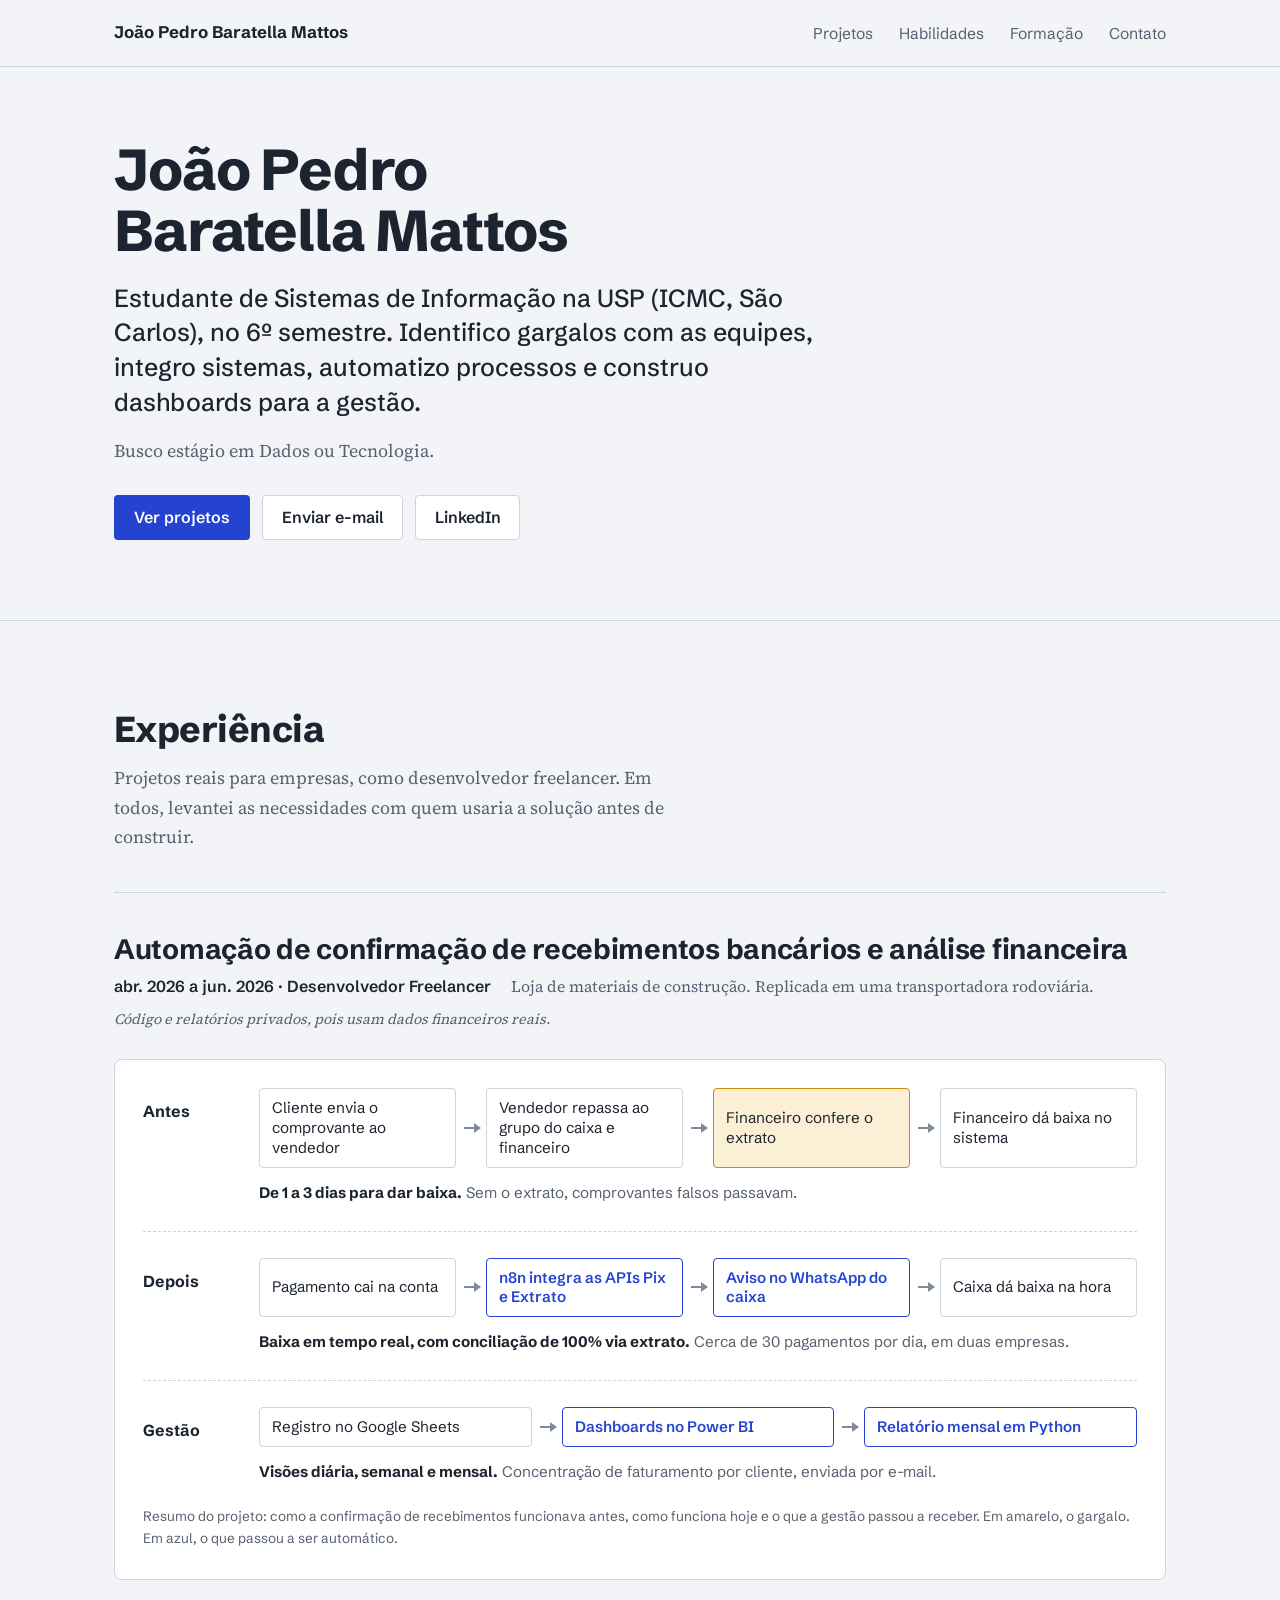
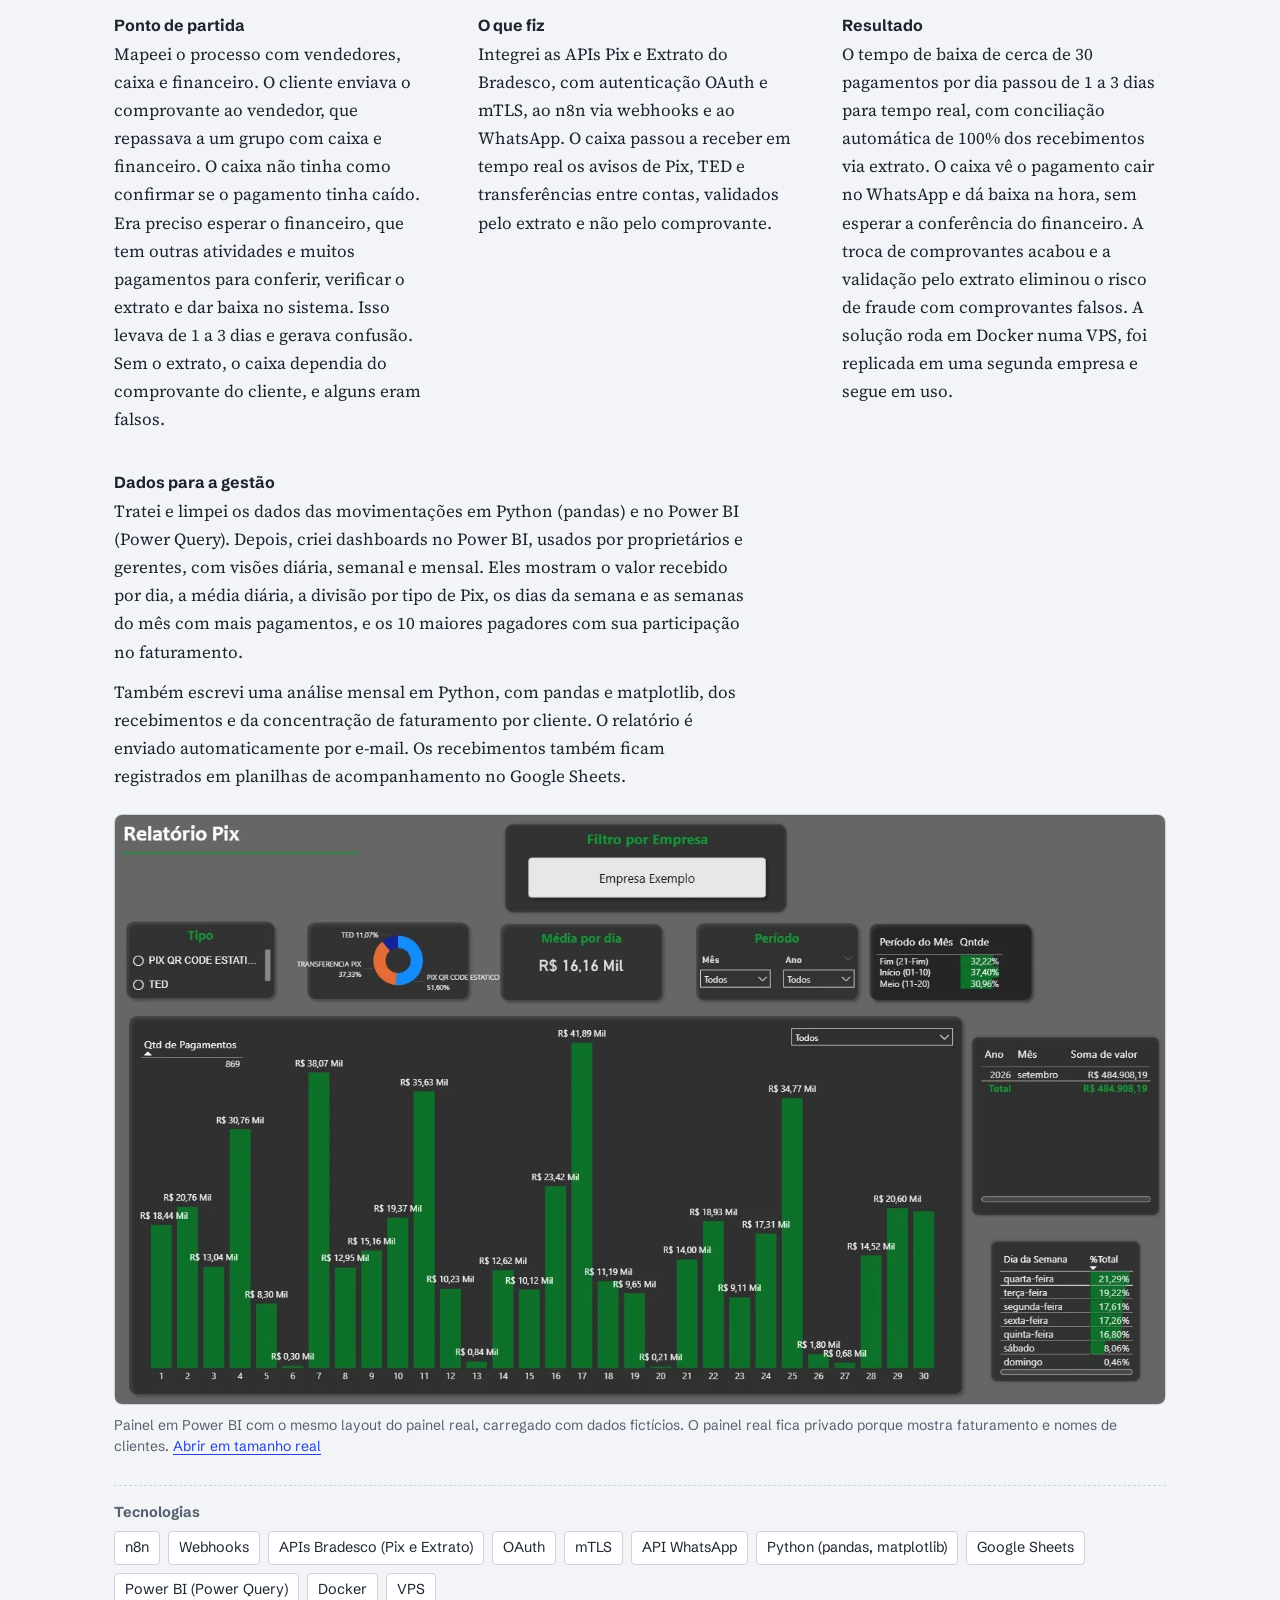
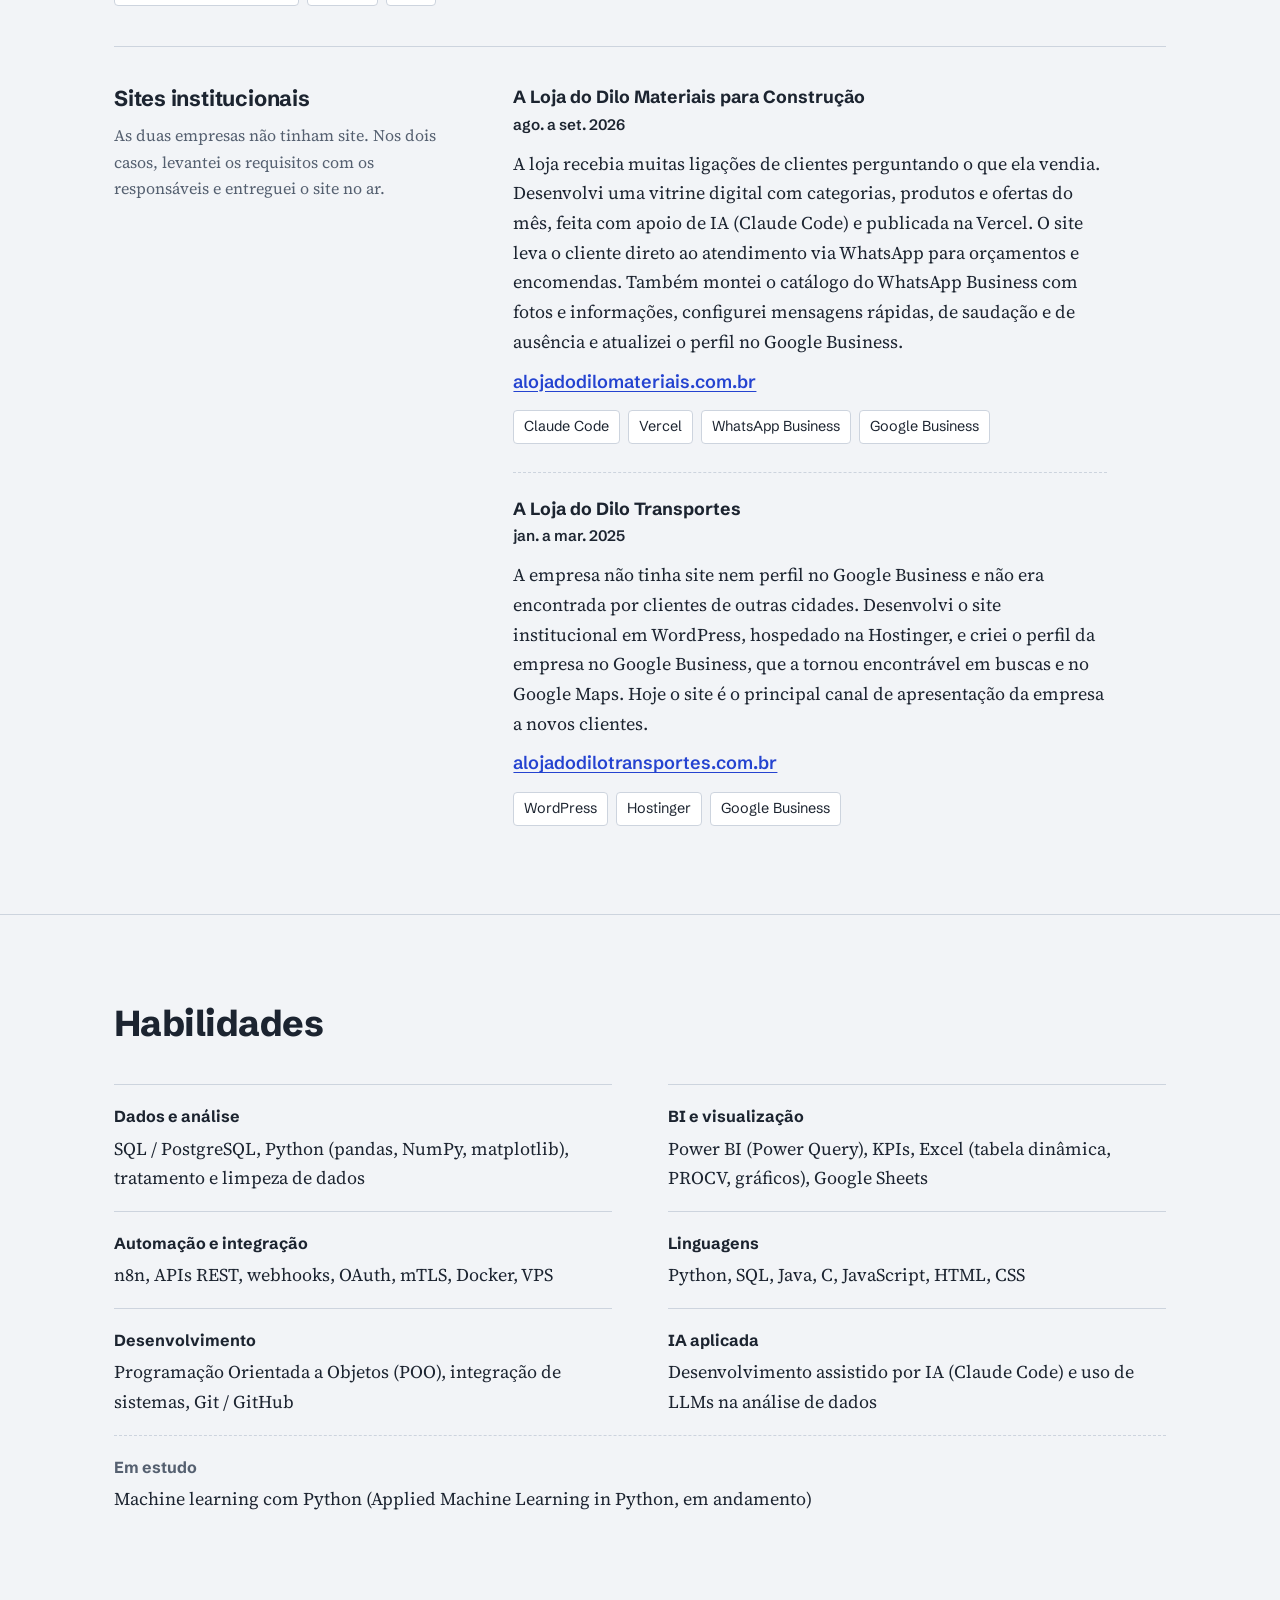
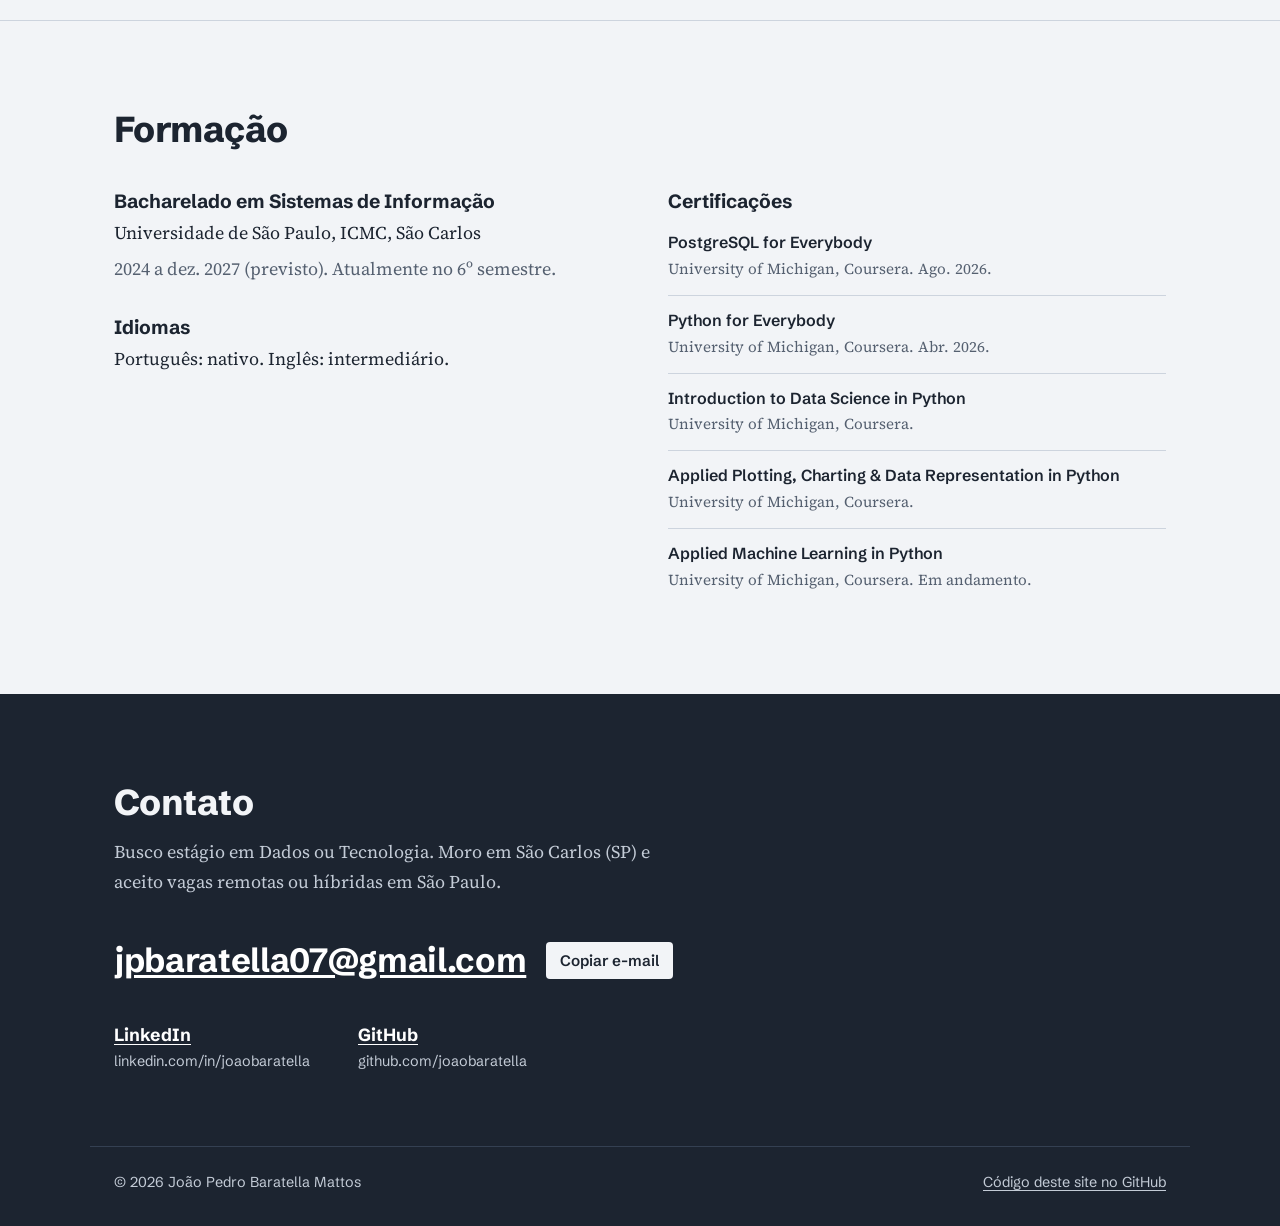
<file: index.html>
<!doctype html>
<html lang="pt-BR">
<head>
  <meta charset="utf-8">
  <meta name="viewport" content="width=device-width, initial-scale=1">
  <title>João Pedro Baratella Mattos | Dados e Tecnologia</title>
  <meta name="description" content="Estudante de Sistemas de Informação na USP (ICMC, São Carlos). Projetos reais de automação, análise de dados e sites institucionais. Busco estágio em Dados ou Tecnologia.">
  <meta name="author" content="João Pedro Baratella Mattos">
  <meta name="theme-color" content="#F2F4F7" media="(prefers-color-scheme: light)">
  <meta name="theme-color" content="#12171E" media="(prefers-color-scheme: dark)">
  <meta name="color-scheme" content="light dark">
  <link rel="canonical" href="https://joaobaratella.github.io/">

  <meta property="og:type" content="website">
  <meta property="og:locale" content="pt_BR">
  <meta property="og:url" content="https://joaobaratella.github.io/">
  <meta property="og:title" content="João Pedro Baratella Mattos | Dados e Tecnologia">
  <meta property="og:description" content="Estudante de Sistemas de Informação na USP. Projetos reais de automação, análise de dados e sites institucionais.">
  <meta property="og:image" content="https://joaobaratella.github.io/assets/img/og.png">
  <meta property="og:image:width" content="1200">
  <meta property="og:image:height" content="630">
  <meta name="twitter:card" content="summary_large_image">

  <link rel="icon" href="assets/img/favicon.svg" type="image/svg+xml">
  <link rel="apple-touch-icon" href="assets/img/apple-touch-icon.png">
  <link rel="preload" href="assets/fonts/schibsted-grotesk-latin.woff2" as="font" type="font/woff2" crossorigin>
  <link rel="preload" href="assets/fonts/source-serif-4-latin.woff2" as="font" type="font/woff2" crossorigin>
  <link rel="stylesheet" href="assets/css/style.css">
  <script src="assets/js/main.js" defer></script>
</head>
<body>
  <a class="pular" href="#conteudo">Pular para o conteúdo</a>

  <header class="topo">
    <div class="wrap topo-in">
      <a class="marca" href="#inicio">João Pedro Baratella Mattos</a>
      <nav aria-label="Seções">
        <ul>
          <li><a href="#projetos">Projetos</a></li>
          <li><a href="#habilidades">Habilidades</a></li>
          <li><a href="#formacao">Formação</a></li>
          <li><a href="#contato">Contato</a></li>
        </ul>
      </nav>
    </div>
  </header>

  <main id="conteudo">

    <section class="capa" id="inicio" aria-labelledby="titulo">
      <div class="wrap">
        <h1 id="titulo">João Pedro Baratella Mattos</h1>
        <p class="capa-lead">Estudante de Sistemas de Informação na USP (ICMC, São Carlos), no 6º semestre. Identifico gargalos com as equipes, integro sistemas, automatizo processos e construo dashboards para a gestão.</p>
        <p class="capa-texto">Busco estágio em Dados ou Tecnologia.</p>
        <div class="acoes">
          <a class="btn btn-p" href="#projetos">Ver projetos</a>
          <a class="btn btn-s" href="mailto:jpbaratella07@gmail.com">Enviar e-mail</a>
          <a class="btn btn-s" href="https://www.linkedin.com/in/joaobaratella" target="_blank" rel="noopener">LinkedIn</a>
        </div>
      </div>
    </section>

    <section class="secao" id="projetos" aria-labelledby="projetos-titulo">
      <div class="wrap">
        <div class="secao-cab">
          <h2 id="projetos-titulo">Experiência</h2>
          <p>Projetos reais para empresas, como desenvolvedor freelancer. Em todos, levantei as necessidades com quem usaria a solução antes de construir.</p>
        </div>

        <article class="projeto destaque" aria-labelledby="p1">
          <div class="projeto-meta">
            <h3 id="p1">Automação de confirmação de recebimentos bancários e análise financeira</h3>
            <p class="periodo">abr. 2026 a jun. 2026 · Desenvolvedor Freelancer</p>
            <p>Loja de materiais de construção. Replicada em uma transportadora rodoviária.</p>
            <p class="obs">Código e relatórios privados, pois usam dados financeiros reais.</p>
          </div>
            <figure class="fluxo" aria-labelledby="fluxo-legenda">
              <div class="fluxo-linha">
                <p class="fluxo-rotulo">Antes</p>
                <ol class="passos">
                  <li>Cliente envia o comprovante ao vendedor</li>
                  <li>Vendedor repassa ao grupo do caixa e financeiro</li>
                  <li class="gargalo">Financeiro confere o extrato</li>
                  <li>Financeiro dá baixa no sistema</li>
                </ol>
                <p class="fluxo-efeito"><strong>De 1 a 3 dias para dar baixa.</strong> Sem o extrato, comprovantes falsos passavam.</p>
              </div>
              <div class="fluxo-linha">
                <p class="fluxo-rotulo">Depois</p>
                <ol class="passos">
                  <li>Pagamento cai na conta</li>
                  <li class="auto">n8n integra as APIs Pix e Extrato</li>
                  <li class="auto">Aviso no WhatsApp do caixa</li>
                  <li>Caixa dá baixa na hora</li>
                </ol>
                <p class="fluxo-efeito"><strong>Baixa em tempo real, com conciliação de 100% via extrato.</strong> Cerca de 30 pagamentos por dia, em duas empresas.</p>
              </div>
              <div class="fluxo-linha">
                <p class="fluxo-rotulo">Gestão</p>
                <ol class="passos">
                  <li>Registro no Google Sheets</li>
                  <li class="auto">Dashboards no Power BI</li>
                  <li class="auto">Relatório mensal em Python</li>
                </ol>
                <p class="fluxo-efeito"><strong>Visões diária, semanal e mensal.</strong> Concentração de faturamento por cliente, enviada por e-mail.</p>
              </div>
              <figcaption id="fluxo-legenda">Resumo do projeto: como a confirmação de recebimentos funcionava antes, como funciona hoje e o que a gestão passou a receber. Em amarelo, o gargalo. Em azul, o que passou a ser automático.</figcaption>
            </figure>
          <div class="projeto-corpo">
            <div>
              <h4>Ponto de partida</h4>
              <p>Mapeei o processo com vendedores, caixa e financeiro. O cliente enviava o comprovante ao vendedor, que repassava a um grupo com caixa e financeiro. O caixa não tinha como confirmar se o pagamento tinha caído. Era preciso esperar o financeiro, que tem outras atividades e muitos pagamentos para conferir, verificar o extrato e dar baixa no sistema. Isso levava de 1 a 3 dias e gerava confusão. Sem o extrato, o caixa dependia do comprovante do cliente, e alguns eram falsos.</p>
            </div>
            <div>
              <h4>O que fiz</h4>
              <p>Integrei as APIs Pix e Extrato do Bradesco, com autenticação OAuth e mTLS, ao n8n via webhooks e ao WhatsApp. O caixa passou a receber em tempo real os avisos de Pix, TED e transferências entre contas, validados pelo extrato e não pelo comprovante.</p>
            </div>
            <div>
              <h4>Resultado</h4>
              <p>O tempo de baixa de cerca de 30 pagamentos por dia passou de 1 a 3 dias para tempo real, com conciliação automática de 100% dos recebimentos via extrato. O caixa vê o pagamento cair no WhatsApp e dá baixa na hora, sem esperar a conferência do financeiro. A troca de comprovantes acabou e a validação pelo extrato eliminou o risco de fraude com comprovantes falsos. A solução roda em Docker numa VPS, foi replicada em uma segunda empresa e segue em uso.</p>
            </div>
          </div>
          <div class="gestao">
            <h4>Dados para a gestão</h4>
            <p>Tratei e limpei os dados das movimentações em Python (pandas) e no Power BI (Power Query). Depois, criei dashboards no Power BI, usados por proprietários e gerentes, com visões diária, semanal e mensal. Eles mostram o valor recebido por dia, a média diária, a divisão por tipo de Pix, os dias da semana e as semanas do mês com mais pagamentos, e os 10 maiores pagadores com sua participação no faturamento.</p>
            <p>Também escrevi uma análise mensal em Python, com pandas e matplotlib, dos recebimentos e da concentração de faturamento por cliente. O relatório é enviado automaticamente por e-mail. Os recebimentos também ficam registrados em planilhas de acompanhamento no Google Sheets.</p>
          </div>
          <figure class="painel-bi">
            <a href="assets/img/painel-power-bi.webp" target="_blank" rel="noopener"><img src="assets/img/painel-power-bi.webp" width="1442" height="806" loading="lazy" decoding="async" alt="Painel de recebimentos em Power BI com dados fictícios. Mostra o valor recebido em cada dia do mês em colunas, a média por dia, a divisão por tipo de pagamento (Pix QR Code, transferência Pix e TED), a distribuição por período do mês e por dia da semana, e filtros por empresa, mês e ano."></a>
            <figcaption>Painel em Power BI com o mesmo layout do painel real, carregado com dados fictícios. O painel real fica privado porque mostra faturamento e nomes de clientes. <a href="assets/img/painel-power-bi.webp" target="_blank" rel="noopener">Abrir em tamanho real<span class="sr"> (abre em nova aba)</span></a></figcaption>
          </figure>
          <div class="stack">
            <h5>Tecnologias</h5>
            <ul>
              <li>n8n</li><li>Webhooks</li><li>APIs Bradesco (Pix e Extrato)</li><li>OAuth</li><li>mTLS</li><li>API WhatsApp</li><li>Python (pandas, matplotlib)</li><li>Google Sheets</li><li>Power BI (Power Query)</li><li>Docker</li><li>VPS</li>
            </ul>
          </div>
        </article>

        <article class="projeto" aria-labelledby="p2">
          <div class="projeto-meta">
            <h3 id="p2">Sites institucionais</h3>
            <p>As duas empresas não tinham site. Nos dois casos, levantei os requisitos com os responsáveis e entreguei o site no ar.</p>
          </div>
          <div class="projeto-corpo">
            <div class="site">
              <h4>A Loja do Dilo Materiais para Construção</h4>
              <p class="periodo">ago. a set. 2026</p>
              <p>A loja recebia muitas ligações de clientes perguntando o que ela vendia. Desenvolvi uma vitrine digital com categorias, produtos e ofertas do mês, feita com apoio de IA (Claude Code) e publicada na Vercel. O site leva o cliente direto ao atendimento via WhatsApp para orçamentos e encomendas. Também montei o catálogo do WhatsApp Business com fotos e informações, configurei mensagens rápidas, de saudação e de ausência e atualizei o perfil no Google Business.</p>
              <p class="site-link"><a class="link-ext" href="https://www.alojadodilomateriais.com.br" target="_blank" rel="noopener">alojadodilomateriais.com.br<span class="sr"> (abre em nova aba)</span></a></p>
              <ul class="tags" aria-label="Tecnologias"><li>Claude Code</li><li>Vercel</li><li>WhatsApp Business</li><li>Google Business</li></ul>
            </div>
            <div class="site">
              <h4>A Loja do Dilo Transportes</h4>
              <p class="periodo">jan. a mar. 2025</p>
              <p>A empresa não tinha site nem perfil no Google Business e não era encontrada por clientes de outras cidades. Desenvolvi o site institucional em WordPress, hospedado na Hostinger, e criei o perfil da empresa no Google Business, que a tornou encontrável em buscas e no Google Maps. Hoje o site é o principal canal de apresentação da empresa a novos clientes.</p>
              <p class="site-link"><a class="link-ext" href="https://alojadodilotransportes.com.br" target="_blank" rel="noopener">alojadodilotransportes.com.br<span class="sr"> (abre em nova aba)</span></a></p>
              <ul class="tags" aria-label="Tecnologias"><li>WordPress</li><li>Hostinger</li><li>Google Business</li></ul>
            </div>
          </div>
        </article>
      </div>
    </section>

    <section class="secao" id="habilidades" aria-labelledby="habilidades-titulo">
      <div class="wrap">
        <div class="secao-cab">
          <h2 id="habilidades-titulo">Habilidades</h2>
        </div>
        <dl class="habilidades">
          <div><dt>Dados e análise</dt><dd>SQL / PostgreSQL, Python (pandas, NumPy, matplotlib), tratamento e limpeza de dados</dd></div>
          <div><dt>BI e visualização</dt><dd>Power BI (Power Query), KPIs, Excel (tabela dinâmica, PROCV, gráficos), Google Sheets</dd></div>
          <div><dt>Automação e integração</dt><dd>n8n, APIs REST, webhooks, OAuth, mTLS, Docker, VPS</dd></div>
          <div><dt>Linguagens</dt><dd>Python, SQL, Java, C, JavaScript, HTML, CSS</dd></div>
          <div><dt>Desenvolvimento</dt><dd>Programação Orientada a Objetos (POO), integração de sistemas, Git / GitHub</dd></div>
          <div><dt>IA aplicada</dt><dd>Desenvolvimento assistido por IA (Claude Code) e uso de LLMs na análise de dados</dd></div>
          <div class="estudo"><dt>Em estudo</dt><dd>Machine learning com Python (Applied Machine Learning in Python, em andamento)</dd></div>
        </dl>
      </div>
    </section>

    <section class="secao" id="formacao" aria-labelledby="formacao-titulo">
      <div class="wrap">
        <div class="secao-cab">
          <h2 id="formacao-titulo">Formação</h2>
        </div>
        <div class="formacao">
          <div>
            <h3>Bacharelado em Sistemas de Informação</h3>
            <p>Universidade de São Paulo, ICMC, São Carlos</p>
            <p class="periodo">2024 a dez. 2027 (previsto). Atualmente no 6º semestre.</p>
            <h3 class="idioma">Idiomas</h3>
            <p>Português: nativo. Inglês: intermediário.</p>
          </div>
          <div>
            <h3>Certificações</h3>
            <ul class="certs">
              <li><strong>PostgreSQL for Everybody</strong><span>University of Michigan, Coursera. Ago. 2026.</span></li>
              <li><strong>Python for Everybody</strong><span>University of Michigan, Coursera. Abr. 2026.</span></li>
              <li><strong>Introduction to Data Science in Python</strong><span>University of Michigan, Coursera.</span></li>
              <li><strong>Applied Plotting, Charting &amp; Data Representation in Python</strong><span>University of Michigan, Coursera.</span></li>
              <li><strong>Applied Machine Learning in Python</strong><span>University of Michigan, Coursera. Em andamento.</span></li>
            </ul>
          </div>
        </div>
      </div>
    </section>

    <section class="contato" id="contato" aria-labelledby="contato-titulo">
      <div class="wrap">
        <h2 id="contato-titulo">Contato</h2>
        <p class="contato-texto">Busco estágio em Dados ou Tecnologia. Moro em São Carlos (SP) e aceito vagas remotas ou híbridas em São Paulo.</p>
        <div class="email">
          <a href="mailto:jpbaratella07@gmail.com">jpbaratella07@gmail.com</a>
          <button type="button" class="copiar" data-copiar="jpbaratella07@gmail.com" hidden>Copiar e-mail</button>
          <span class="copiado" role="status" aria-live="polite"></span>
        </div>
        <ul class="redes">
          <li><a href="https://www.linkedin.com/in/joaobaratella" target="_blank" rel="noopener">LinkedIn<span class="sr"> (abre em nova aba)</span></a><span>linkedin.com/in/joaobaratella</span></li>
          <li><a href="https://github.com/joaobaratella" target="_blank" rel="noopener">GitHub<span class="sr"> (abre em nova aba)</span></a><span>github.com/joaobaratella</span></li>
        </ul>
      </div>
    </section>

  </main>

  <footer class="rodape">
    <div class="wrap">
      <p>© 2026 João Pedro Baratella Mattos</p>
      <p><a href="https://github.com/joaobaratella/joaobaratella.github.io" target="_blank" rel="noopener">Código deste site no GitHub<span class="sr"> (abre em nova aba)</span></a></p>
    </div>
  </footer>
</body>
</html>
</file>
<file: assets/css/style.css>
/* Portfólio de João Pedro Baratella Mattos
   Direção visual: "Antes e depois". Texto alinhado à esquerda, sem animações.
   Cores por função. O tema claro é o padrão; o escuro segue a preferência do sistema.
   Destaque (cobalto) = ações e o que é automático. Gargalo (âmbar) = o problema. */

@font-face {
  font-family: "Schibsted Grotesk";
  src: url("../fonts/schibsted-grotesk-latin.woff2") format("woff2");
  font-weight: 400 800;
  font-display: swap;
}
@font-face {
  font-family: "Source Serif 4";
  src: url("../fonts/source-serif-4-latin.woff2") format("woff2");
  font-weight: 400 600;
  font-display: swap;
}

:root {
  color-scheme: light;
  --fundo: #F2F4F7;          /* gelo */
  --superficie: #FFFFFF;
  --texto: #1C2430;          /* grafite */
  --apoio: #556070;
  --borda: #CDD4DE;          /* névoa */
  --seta: #7F8A9B;
  --acento: #2443D0;         /* cobalto */
  --acento-forte: #1A32A3;
  --sobre-acento: #FFFFFF;
  --gargalo-borda: #C98A0B;  /* âmbar */
  --gargalo-fundo: #FBF0D6;
  --banda-fundo: #1C2430;    /* faixa de contato e rodapé */
  --banda-texto: #F2F4F7;
  --banda-apoio: #C3CBD6;
  --banda-linha: #344052;
  --banda-forte: #FFFFFF;

  --sans: "Schibsted Grotesk", system-ui, -apple-system, "Segoe UI", sans-serif;
  --serif: "Source Serif 4", Georgia, "Times New Roman", serif;

  --largura: 1100px;
  --gutter: 24px;
  --raio: 4px;
  --topo-visivel: 72px;      /* altura do menu fixo, usada no destino das âncoras */
}

@media (prefers-color-scheme: dark) {
  :root {
    color-scheme: dark;
    --fundo: #12171E;
    --superficie: #1A212B;
    --texto: #E6EAF0;
    --apoio: #A3AEBC;
    --borda: #2E3846;
    --seta: #8A95A6;
    --acento: #8EA2FF;
    --acento-forte: #B6C2FF;
    --sobre-acento: #0E1430;
    --gargalo-borda: #D9A23A;
    --gargalo-fundo: #3A2E14;
    --banda-fundo: #0B0F14;
    --banda-texto: #E6EAF0;
    --banda-apoio: #A3AEBC;
    --banda-linha: #232B36;
    --banda-forte: #FFFFFF;
  }
}

*, *::before, *::after { box-sizing: border-box; }
* { margin: 0; }

html { -webkit-text-size-adjust: 100%; }
@media (prefers-reduced-motion: no-preference) {
  html { scroll-behavior: smooth; }
}

body {
  background: var(--fundo);
  color: var(--texto);
  font-family: var(--serif);
  font-size: 1.125rem;
  line-height: 1.65;
  text-rendering: optimizeLegibility;
}

a { color: var(--acento); text-underline-offset: 3px; }
a:hover { color: var(--acento-forte); }
:focus-visible { outline: 3px solid var(--acento); outline-offset: 3px; border-radius: 2px; }

h1, h2, h3, h4, h5 { font-family: var(--sans); line-height: 1.15; }
ul, ol { padding: 0; list-style: none; }

.wrap { max-width: var(--largura); margin: 0 auto; padding: 0 var(--gutter); }

.sr {
  position: absolute; width: 1px; height: 1px; overflow: hidden;
  clip: rect(0 0 0 0); white-space: nowrap;
}

.pular {
  position: absolute; left: 16px; top: -60px; z-index: 20;
  background: var(--texto); color: var(--fundo);
  font-family: var(--sans); padding: 10px 16px; border-radius: var(--raio);
}
.pular:focus { top: 12px; color: var(--fundo); }

/* Topo fixo ao rolar */
.topo {
  position: sticky; top: 0; z-index: 10;
  background: color-mix(in srgb, var(--fundo) 90%, transparent);
  -webkit-backdrop-filter: blur(10px); backdrop-filter: blur(10px);
  border-bottom: 1px solid var(--borda);
}
.topo-in {
  display: flex; justify-content: space-between; align-items: center;
  gap: 12px 32px; flex-wrap: wrap; padding-top: 18px; padding-bottom: 18px;
  font-family: var(--sans);
}
.marca { color: var(--texto); font-weight: 700; font-size: 1.05rem; text-decoration: none; }
.marca:hover { color: var(--texto); }
.topo nav ul { display: flex; gap: 6px 26px; flex-wrap: wrap; }
.topo nav a { color: var(--apoio); text-decoration: none; font-size: .975rem; }
.topo nav a:hover { color: var(--texto); text-decoration: underline; }

/* Capa */
.capa { padding: 72px 0 80px; }
.capa h1 {
  font-weight: 760;
  font-size: clamp(2.2rem, 1.3rem + 3.6vw, 3.6rem);
  line-height: 1.06;
  letter-spacing: -0.02em;
  max-width: 16ch;
  text-wrap: balance;
}
.capa-lead {
  margin-top: 20px; max-width: 48ch; font-family: var(--sans); font-weight: 500;
  font-size: clamp(1.2rem, 1rem + .9vw, 1.55rem); line-height: 1.4; color: var(--texto); text-wrap: pretty;
}
.capa-texto { margin-top: 16px; max-width: 60ch; color: var(--apoio); }

.acoes { display: flex; flex-wrap: wrap; gap: 12px; margin-top: 30px; }
.btn {
  display: inline-block; font-family: var(--sans); font-weight: 600; font-size: 1rem;
  line-height: 1.2; padding: 13px 20px; border-radius: var(--raio); text-decoration: none;
}
.btn-p { background: var(--acento); color: var(--sobre-acento); }
.btn-p:hover { background: var(--acento-forte); color: var(--sobre-acento); }
.btn-s { background: var(--superficie); color: var(--texto); border: 1.5px solid var(--borda); padding: 11.5px 18.5px; }
.btn-s:hover { color: var(--texto); border-color: var(--texto); }

/* Diagrama antes e depois */
.fluxo {
  margin-top: 28px; background: var(--superficie); border: 1px solid var(--borda);
  border-radius: 8px; padding: 28px; font-family: var(--sans);
}
.fluxo-linha { display: grid; grid-template-columns: 96px 1fr; column-gap: 20px; }
.fluxo-linha + .fluxo-linha { margin-top: 26px; padding-top: 26px; border-top: 1px dashed var(--borda); }
.fluxo-rotulo { font-weight: 700; font-size: 1rem; padding-top: 10px; }

.passos { display: flex; gap: 30px; }
.passos li {
  position: relative; flex: 1; display: flex; align-items: center;
  border: 1.5px solid var(--borda); border-radius: var(--raio);
  padding: 9px 12px; font-size: .95rem; line-height: 1.3; background: var(--superficie);
}
.passos li.gargalo { border-color: var(--gargalo-borda); background: var(--gargalo-fundo); }
.passos li.auto { border-color: var(--acento); color: var(--acento); font-weight: 600; }
/* seta entre os passos: haste (after) e ponta (before) */
.passos li:not(:last-child)::after,
.passos li:not(:last-child)::before { content: ""; position: absolute; }
.passos li:not(:last-child)::after {
  right: -25px; top: calc(50% - 1px); width: 16px; height: 2px; background: var(--seta);
}
.passos li:not(:last-child)::before {
  right: -26px; top: calc(50% - 5px);
  border-left: 7px solid var(--seta); border-top: 5px solid transparent; border-bottom: 5px solid transparent;
}
.fluxo-efeito { grid-column: 2; margin-top: 12px; font-size: .95rem; color: var(--apoio); }
.fluxo-efeito strong { color: var(--texto); }
.fluxo figcaption { margin-top: 22px; font-size: .85rem; color: var(--apoio); }

/* Seções */
.secao { padding: 88px 0; border-top: 1px solid var(--borda); scroll-margin-top: calc(var(--topo-visivel) - 1px); }
.secao-cab { margin-bottom: 40px; }
.secao-cab h2, .contato h2 {
  text-wrap: balance;
  font-weight: 760; font-size: clamp(1.75rem, 1.4rem + 1.2vw, 2.25rem); letter-spacing: -0.015em;
}
.secao-cab p { margin-top: 12px; max-width: 62ch; color: var(--apoio); }

/* Projetos */
.projeto {
  display: grid; grid-template-columns: minmax(0, 1fr) minmax(0, 1.9fr); gap: 24px 56px;
  padding: 40px 0; border-top: 1px solid var(--borda);
}
.projeto:last-child { padding-bottom: 0; }
.projeto-meta h3 { font-size: 1.35rem; font-weight: 700; letter-spacing: -0.01em; }
.projeto-meta p { margin-top: 10px; font-size: 1rem; color: var(--apoio); }
.projeto-meta .periodo { font-family: var(--sans); font-weight: 600; color: var(--texto); }
.projeto-meta .obs { font-size: .9rem; font-style: italic; }
.link-ext { font-family: var(--sans); font-weight: 600; }

.projeto-corpo { max-width: 66ch; }
.projeto-corpo h4 { font-size: 1rem; font-weight: 700; margin-top: 26px; }
.projeto-corpo h4:first-child { margin-top: 0; }
.projeto-corpo p { margin-top: 6px; }
.projeto-corpo p + p { margin-top: 12px; }

.stack { margin-top: 26px; padding-top: 18px; border-top: 1px dashed var(--borda); }
.stack h5 { font-size: .9rem; font-weight: 700; color: var(--apoio); }
.stack ul, .tags { display: flex; flex-wrap: wrap; gap: 8px; margin-top: 10px; font-family: var(--sans); font-size: .9rem; }
.stack li, .tags li { border: 1px solid var(--borda); background: var(--superficie); border-radius: var(--raio); padding: 4px 10px; }
.tags { margin-top: 14px; }

/* Projeto em destaque (automação): largura total, diagrama, três colunas de texto, painel */
.destaque { display: block; }
.destaque .projeto-meta h3 { font-size: clamp(1.4rem, 1.2rem + .8vw, 1.75rem); max-width: 34ch; text-wrap: balance; }
.destaque .projeto-meta { display: flex; flex-wrap: wrap; column-gap: 20px; align-items: baseline; }
.destaque .projeto-meta h3 { flex: 0 0 100%; max-width: none; }
.destaque .projeto-meta p { margin-top: 8px; }
.destaque .projeto-corpo {
  max-width: none; margin-top: 36px;
  display: grid; grid-template-columns: repeat(3, minmax(0, 1fr)); gap: 24px 40px;
}
.destaque .projeto-corpo h4 { margin-top: 0; }
.destaque .projeto-corpo p { font-size: 1.0625rem; }
.destaque .gestao { margin-top: 40px; max-width: 70ch; }
.destaque .gestao h4 { font-size: 1rem; font-weight: 700; }
.destaque .gestao p { margin-top: 6px; font-size: 1.0625rem; }
.destaque .gestao p + p { margin-top: 12px; }
.destaque .painel-bi { margin-top: 24px; }
.destaque .stack { margin-top: 28px; }

/* Print do painel em Power BI (dados fictícios) */
.painel-bi { margin-top: 28px; }
.painel-bi img {
  display: block; width: 100%; height: auto; border-radius: 8px;
  border: 1px solid var(--borda); background: #3A3A3A;
}
.painel-bi figcaption { margin-top: 10px; font-family: var(--sans); font-size: .875rem; line-height: 1.5; color: var(--apoio); }

/* Sites institucionais em um bloco só */
.site + .site { margin-top: 28px; padding-top: 26px; border-top: 1px dashed var(--borda); }
.site h4 { font-size: 1.1rem; font-weight: 700; }
.site .periodo { margin-top: 4px; font-family: var(--sans); font-weight: 600; font-size: .95rem; }
.site .site-link { margin-top: 10px; }

/* Habilidades */
.habilidades { display: grid; grid-template-columns: repeat(2, minmax(0, 1fr)); gap: 0 56px; }
.habilidades > div { padding: 18px 0; border-top: 1px solid var(--borda); }
.habilidades dt { font-family: var(--sans); font-weight: 700; font-size: 1rem; }
.habilidades dd { margin-top: 4px; }
.habilidades .estudo { grid-column: 1 / -1; border-top-style: dashed; }
.habilidades .estudo dt { color: var(--apoio); }

/* Formação */
.formacao { display: grid; grid-template-columns: repeat(2, minmax(0, 1fr)); gap: 40px 56px; }
.formacao h3 { font-size: 1.2rem; font-weight: 700; }
.formacao p { margin-top: 6px; }
.formacao .periodo { color: var(--apoio); }
.formacao .idioma { margin-top: 32px; }
.certs { margin-top: 6px; }
.certs li { padding: 14px 0; border-bottom: 1px solid var(--borda); }
.certs li:last-child { border-bottom: 0; }
.certs strong { display: block; font-family: var(--sans); font-weight: 600; font-size: 1rem; line-height: 1.35; }
.certs span { display: block; margin-top: 2px; font-size: .95rem; color: var(--apoio); }

/* Contato e rodapé: faixa escura nos dois temas */
.contato {
  background: var(--banda-fundo); color: var(--banda-texto);
  padding: 88px 0 72px; scroll-margin-top: calc(var(--topo-visivel) - 1px);
}
.contato a { color: var(--banda-forte); }
.contato-texto { margin-top: 14px; max-width: 60ch; color: var(--banda-apoio); }
.email { display: flex; flex-wrap: wrap; align-items: center; gap: 12px 20px; margin-top: 36px; }
.email a {
  font-family: var(--sans); font-weight: 700; letter-spacing: -0.01em;
  font-size: clamp(1.3rem, 0.9rem + 2vw, 2.1rem); overflow-wrap: anywhere;
}
.copiar {
  font-family: var(--sans); font-size: .95rem; font-weight: 600; cursor: pointer;
  color: var(--banda-fundo); background: var(--banda-texto); border: 0; border-radius: var(--raio); padding: 9px 14px;
}
.copiar:hover { background: var(--banda-forte); }
.copiado { font-family: var(--sans); font-size: .95rem; color: var(--banda-apoio); }
.redes { display: flex; flex-wrap: wrap; gap: 16px 48px; margin-top: 32px; font-family: var(--sans); }
.redes a { font-weight: 700; font-size: 1.1rem; }
.redes span { display: block; font-size: .9rem; color: var(--banda-apoio); }

.rodape { background: var(--banda-fundo); color: var(--banda-apoio); font-family: var(--sans); font-size: .9rem; }
.rodape .wrap {
  display: flex; flex-wrap: wrap; justify-content: space-between; gap: 8px 24px;
  padding-top: 24px; padding-bottom: 32px; border-top: 1px solid var(--banda-linha);
}
.rodape a { color: var(--banda-apoio); }
.rodape a:hover { color: var(--banda-forte); }
.contato :focus-visible, .rodape :focus-visible { outline-color: var(--banda-forte); }

/* Áreas de toque maiores (mínimo confortável de 32px) sem mudar o layout */
.topo nav a, .site-link a, .redes a, .rodape a { display: inline-block; padding-block: 6px; margin-block: -6px; }

/* Tablet */
@media (max-width: 900px) {
  .projeto { grid-template-columns: 1fr; gap: 18px; }
  .destaque .projeto-corpo { grid-template-columns: 1fr; max-width: 66ch; gap: 26px; }
  .projeto-meta h3 { max-width: 30ch; }
}

/* Celular: o nome rola para fora e só a linha do menu fica presa no topo */
@media (max-width: 680px) {
  :root { --gutter: 16px; --topo-visivel: 52px; }
  .topo:has(nav) .marca { display: none; }
  body { font-size: 1.0625rem; }
  .topo-in { padding-top: 10px; padding-bottom: 10px; }
  .topo nav ul { gap: 4px 20px; }
  .capa { padding: 40px 0 56px; }
  .acoes { display: grid; grid-template-columns: 1fr 1fr; gap: 10px; }
  .acoes .btn { text-align: center; }
  .acoes .btn-p { grid-column: 1 / -1; }
  .fluxo { margin-top: 40px; padding: 20px 16px; }
  .fluxo-linha { grid-template-columns: 1fr; }
  .fluxo-rotulo { padding-top: 0; margin-bottom: 10px; }
  .fluxo-efeito { grid-column: 1; }
  .passos { flex-direction: column; gap: 22px; }
  .passos li:not(:last-child)::after { right: auto; left: 20px; top: calc(100% + 4px); width: 2px; height: 10px; }
  .passos li:not(:last-child)::before {
    right: auto; left: 16px; top: calc(100% + 12px);
    border-left: 5px solid transparent; border-right: 5px solid transparent;
    border-top: 7px solid var(--seta); border-bottom: 0;
  }
  .secao { padding: 56px 0; }
  .secao-cab { margin-bottom: 24px; }
  .projeto { padding: 32px 0; }
  .habilidades, .formacao { grid-template-columns: 1fr; }
  .formacao { gap: 32px; }
  .contato { padding: 56px 0 48px; }
}

@media print {
  .topo { position: static; }
  .topo nav, .acoes, .copiar, .pular { display: none; }
  .contato, .rodape { background: none; color: #1C2430; }
  .contato a, .rodape a { color: #1C2430; }
}
</file>
